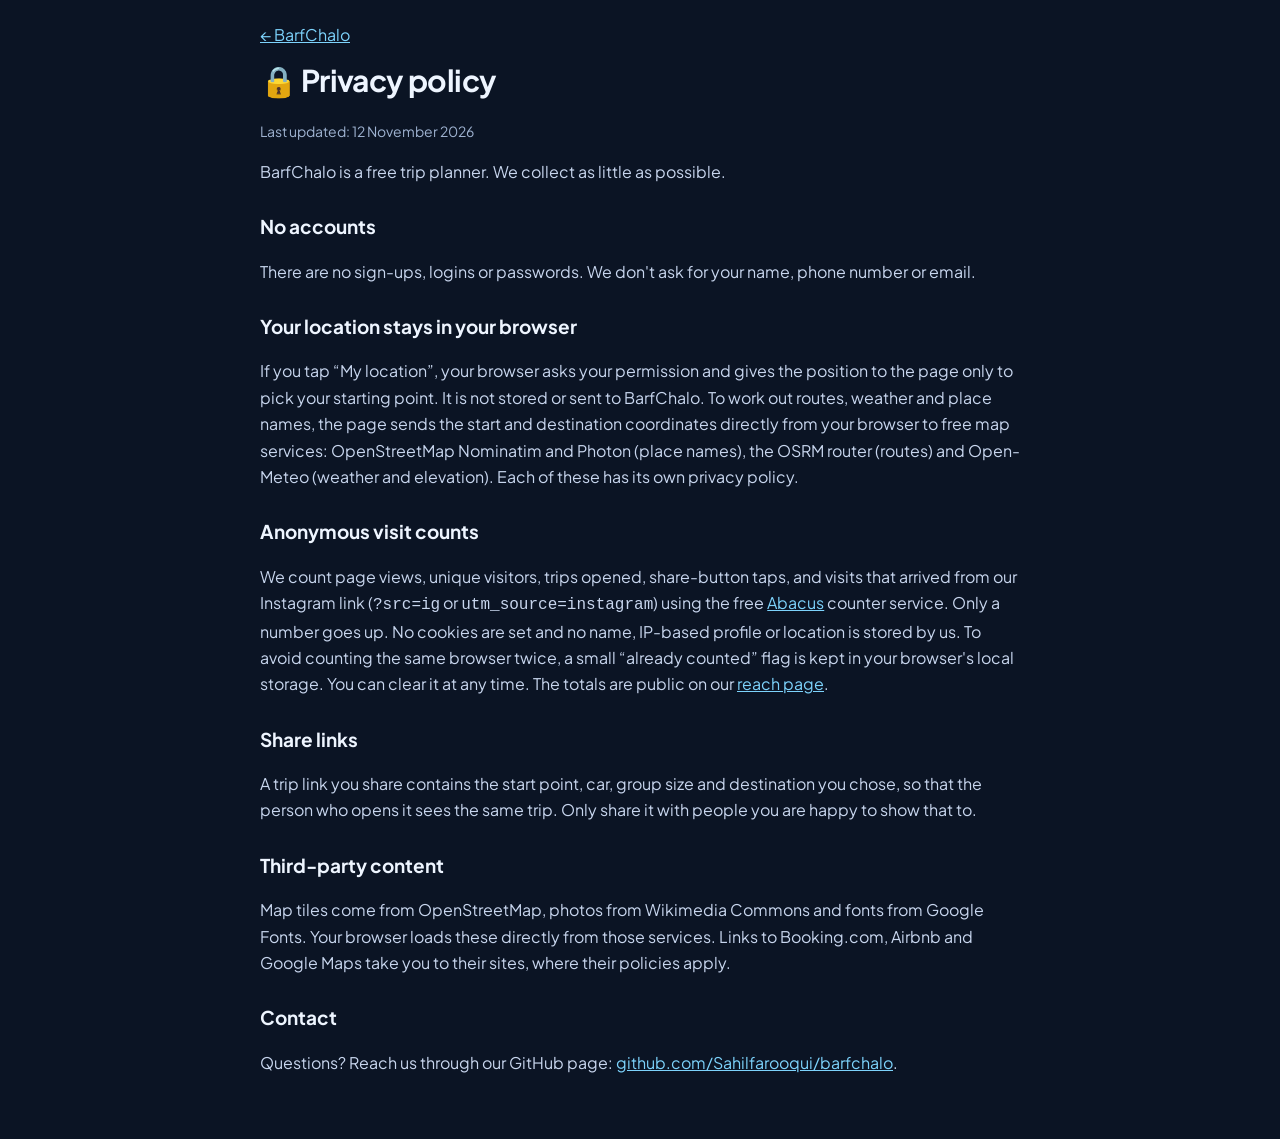
<file: privacy.html>
<!DOCTYPE html>
<html lang="en"><head><meta charset="utf-8"><meta name="viewport" content="width=device-width, initial-scale=1">
<title>Privacy — BarfChalo</title>
<meta name="description" content="BarfChalo privacy policy: no accounts, no cookies, location stays in your browser, anonymous visit counts only.">
<link rel="canonical" href="https://sahilfarooqui.github.io/barfchalo/privacy.html">
<meta property="og:title" content="Privacy — BarfChalo">
<meta property="og:description" content="BarfChalo privacy policy: no accounts, no cookies, location stays in your browser, anonymous visit counts only.">
<meta property="og:type" content="website">
<meta property="og:url" content="https://sahilfarooqui.github.io/barfchalo/privacy.html">
<meta property="og:image" content="https://sahilfarooqui.github.io/barfchalo/assets/og.png">
<link href="https://fonts.googleapis.com/css2?family=Plus+Jakarta+Sans:wght@400;700;800&display=swap" rel="stylesheet">
<link rel="icon" href="assets/logo.svg" type="image/svg+xml">
<style>body{margin:0;background:#0b1424;color:#eef5ff;font:16px/1.65 "Plus Jakarta Sans",system-ui,sans-serif}.w{max-width:760px;margin:0 auto;padding:22px 18px 48px}a{color:#7dd3fc}h1{font-size:30px;letter-spacing:-.02em;margin:8px 0}h2{font-size:19px;margin:26px 0 6px}p,li{color:#c8d6ee}.m{color:#9fb3d1;font-size:14px}</style>
</head><body><div class="w">
<a href="./">← BarfChalo</a>
<h1>🔒 Privacy policy</h1>
<p class="m">Last updated: 12 November 2026</p>
<p>BarfChalo is a free trip planner. We collect as little as possible.</p>
<h2>No accounts</h2>
<p>There are no sign-ups, logins or passwords. We don't ask for your name, phone number or email.</p>
<h2>Your location stays in your browser</h2>
<p>If you tap “My location”, your browser asks your permission and gives the position to the page only to pick your starting point. It is not stored or sent to BarfChalo. To work out routes, weather and place names, the page sends the start and destination coordinates directly from your browser to free map services: OpenStreetMap Nominatim and Photon (place names), the OSRM router (routes) and Open-Meteo (weather and elevation). Each of these has its own privacy policy.</p>
<h2>Anonymous visit counts</h2>
<p>We count page views, unique visitors, trips opened, share-button taps, and visits that arrived from our Instagram link (<code>?src=ig</code> or <code>utm_source=instagram</code>) using the free <a href="https://abacus.jasoncameron.dev" target="_blank" rel="noopener">Abacus</a> counter service. Only a number goes up. No cookies are set and no name, IP-based profile or location is stored by us. To avoid counting the same browser twice, a small “already counted” flag is kept in your browser's local storage. You can clear it at any time. The totals are public on our <a href="stats.html">reach page</a>.</p>
<h2>Share links</h2>
<p>A trip link you share contains the start point, car, group size and destination you chose, so that the person who opens it sees the same trip. Only share it with people you are happy to show that to.</p>
<h2>Third-party content</h2>
<p>Map tiles come from OpenStreetMap, photos from Wikimedia Commons and fonts from Google Fonts. Your browser loads these directly from those services. Links to Booking.com, Airbnb and Google Maps take you to their sites, where their policies apply.</p>
<h2>Contact</h2>
<p>Questions? Reach us through our GitHub page: <a href="https://github.com/Sahilfarooqui/barfchalo" target="_blank" rel="noopener">github.com/Sahilfarooqui/barfchalo</a>.</p>
</div></body></html>
</file>
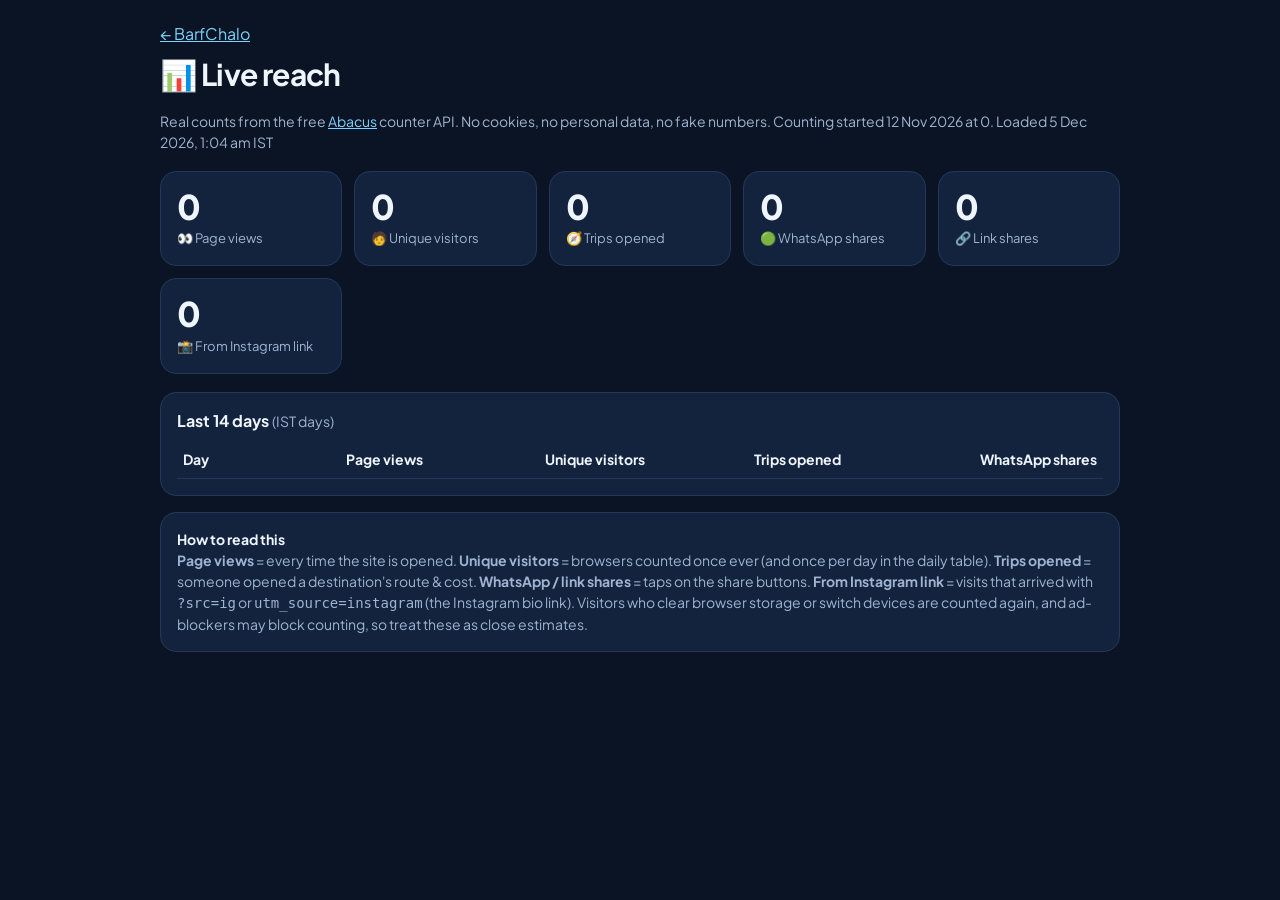
<file: stats.html>
<!DOCTYPE html>
<html lang="en"><head><meta charset="utf-8"><meta name="viewport" content="width=device-width, initial-scale=1">
<title>BarfChalo — live reach</title><meta name="robots" content="noindex">
<link href="https://fonts.googleapis.com/css2?family=Plus+Jakarta+Sans:wght@400;700;800&display=swap" rel="stylesheet">
<link rel="icon" href="assets/logo.svg" type="image/svg+xml">
<style>
body{margin:0;background:#0b1424;color:#eef5ff;font:16px/1.5 "Plus Jakarta Sans",system-ui,sans-serif}
.w{max-width:960px;margin:0 auto;padding:22px 16px 40px}a{color:#7dd3fc}
h1{font-size:30px;margin:6px 0 4px;letter-spacing:-.02em}.m{color:#9fb3d1;font-size:14px}
.g{display:grid;grid-template-columns:repeat(auto-fit,minmax(160px,1fr));gap:12px;margin:18px 0}
.c{padding:16px;border-radius:16px;background:#14233d;border:1px solid #24375a}.c b{display:block;font-size:34px;font-weight:800;line-height:1.1}.c span{color:#9fb3d1;font-size:13px}
table{width:100%;border-collapse:collapse;font-size:14px;margin-top:8px}td,th{padding:8px 6px;border-bottom:1px solid #24375a;text-align:right}td:first-child,th:first-child{text-align:left}
.bar{display:inline-block;height:10px;border-radius:4px;background:#7dd3fc;vertical-align:middle;margin-left:6px}
.box{padding:16px;border-radius:16px;background:#14233d;border:1px solid #24375a;margin-top:16px}
</style></head><body><div class="w">
<a href="./">← BarfChalo</a>
<h1>📊 Live reach</h1>
<p class="m">Real counts from the free <a href="https://abacus.jasoncameron.dev" target="_blank" rel="noopener">Abacus</a> counter API. No cookies, no personal data, no fake numbers. Counting started 12 Nov 2026 at 0. Loaded <span id="at">…</span></p>
<div class="g" id="tot"></div>
<div class="box"><b>Last 14 days</b> <span class="m">(IST days)</span><table id="days"><tr><th>Day</th><th>Page views</th><th>Unique visitors</th><th>Trips opened</th><th>WhatsApp shares</th></tr></table></div>
<div class="box m"><b style="color:#eef5ff">How to read this</b><br>
<b>Page views</b> = every time the site is opened. <b>Unique visitors</b> = browsers counted once ever (and once per day in the daily table). <b>Trips opened</b> = someone opened a destination's route &amp; cost. <b>WhatsApp / link shares</b> = taps on the share buttons. <b>From Instagram link</b> = visits that arrived with <code>?src=ig</code> or <code>utm_source=instagram</code> (the Instagram bio link).
Visitors who clear browser storage or switch devices are counted again, and ad-blockers may block counting, so treat these as close estimates.</div>
</div>
<script>
const API="https://abacus.jasoncameron.dev",NS="barfchalo",sleep=ms=>new Promise(r=>setTimeout(r,ms));
async function get(k){try{const r=await fetch(`${API}/get/${NS}/${k}`);const j=await r.json();return j.value>0?j.value:0}catch{return 0}}
const fmt=n=>Number(n).toLocaleString("en-IN");
(async()=>{
 document.getElementById("at").textContent=new Date().toLocaleString("en-IN",{timeZone:"Asia/Kolkata",dateStyle:"medium",timeStyle:"short"})+" IST";
 const T=[["pageviews","👀 Page views"],["visitors","🧑 Unique visitors"],["trips","🧭 Trips opened"],["whatsapp","🟢 WhatsApp shares"],["shares","🔗 Link shares"],["ref-ig","📸 From Instagram link"]];
 const tot=document.getElementById("tot");
 for(const [k,l] of T){const v=await get(k);tot.insertAdjacentHTML("beforeend",`<div class="c"><b>${fmt(v)}</b><span>${l}</span></div>`);await sleep(150)}
 const tb=document.getElementById("days");
 for(let i=0;i<14;i++){const d=new Date(Date.now()-i*864e5),key=d.toLocaleDateString("en-CA",{timeZone:"Asia/Kolkata"}).replace(/-/g,"");
  const vals=[];for(const p of ["pv","uv","trips","whatsapp"]){vals.push(await get(p+"-"+key));await sleep(380)}
  tb.insertAdjacentHTML("beforeend",`<tr><td>${d.toLocaleDateString("en-IN",{timeZone:"Asia/Kolkata",weekday:"short",day:"numeric",month:"short"})}</td>${vals.map((v,j)=>`<td>${fmt(v)}${j===0&&v?`<span class="bar" style="width:${Math.min(120,v)}px"></span>`:""}</td>`).join("")}</tr>`)}
})();
</script></body></html>
</file>
